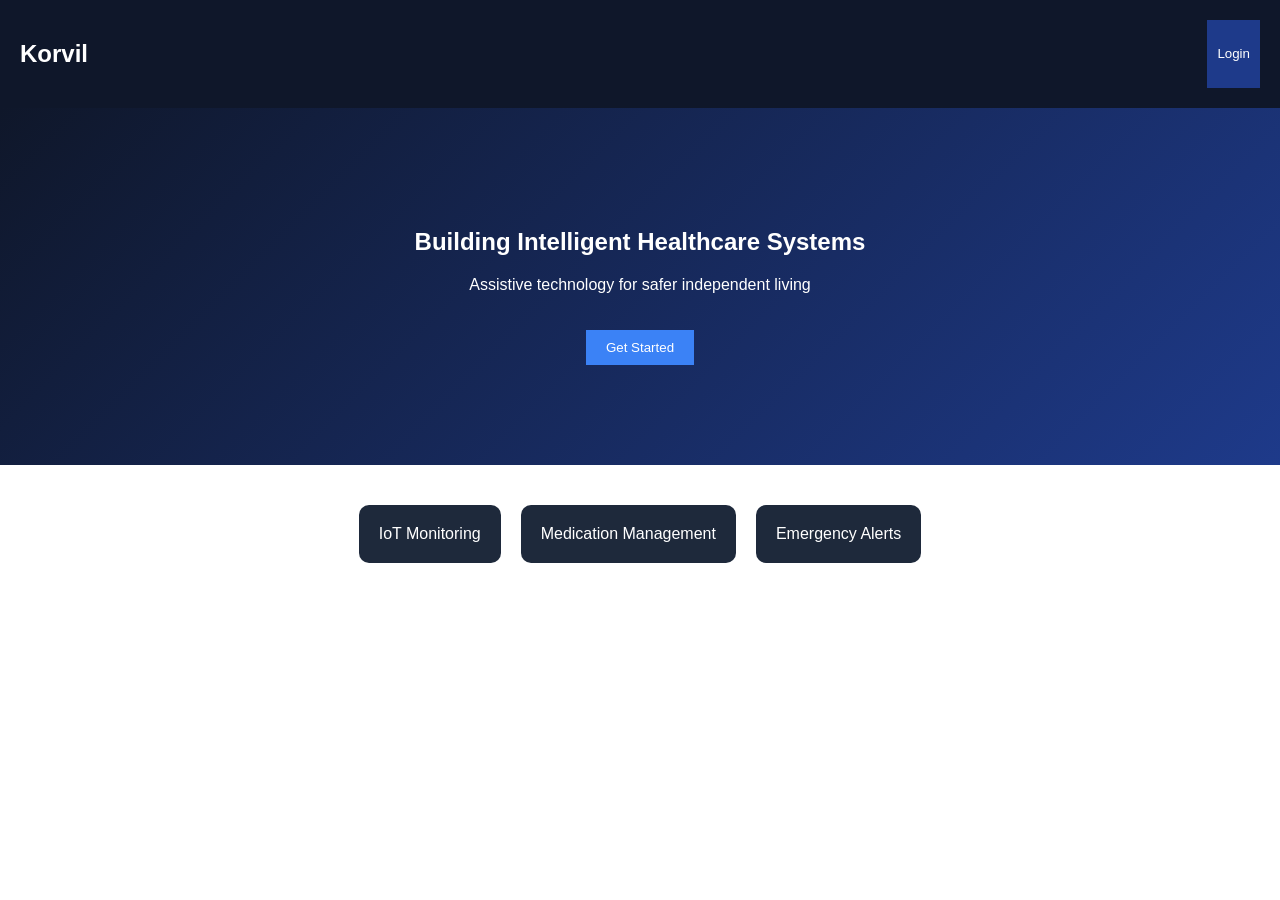
<file: index.html>
<!DOCTYPE html>
<html lang="en">
<head>
<meta charset="UTF-8">
<meta name="viewport" content="width=device-width, initial-scale=1.0">
<title>Korvil</title>
<link rel="stylesheet" href="style.css">
</head>

<body>

<header class="navbar">
  <h2>Korvil</h2>
  <button onclick="goLogin()">Login</button>
</header>

<section class="hero">
  <h1>Building Intelligent Healthcare Systems</h1>
  <p>Assistive technology for safer independent living</p>
  <button onclick="goLogin()">Get Started</button>
</section>

<section class="features">
  <div class="card">IoT Monitoring</div>
  <div class="card">Medication Management</div>
  <div class="card">Emergency Alerts</div>
</section>

<script src="script.js"></script>
</body>
</html>
</file>
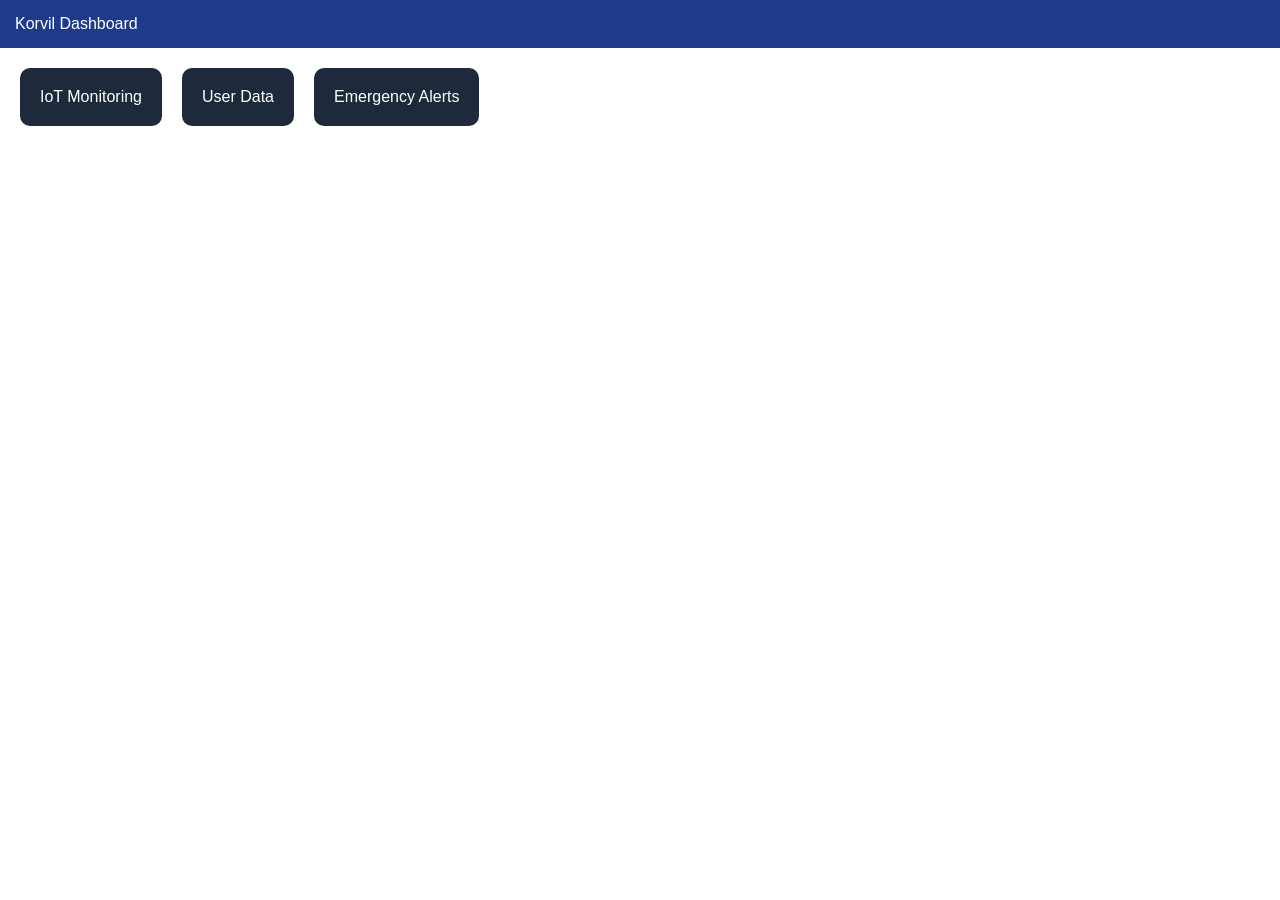
<file: dashboard.html>
<!DOCTYPE html>
<html>
<head>
<meta name="viewport" content="width=device-width, initial-scale=1.0">
<title>Dashboard</title>
<link rel="stylesheet" href="style.css">
</head>

<body>

<nav class="nav">Korvil Dashboard</nav>

<div class="cards">
  <div class="card">IoT Monitoring</div>
  <div class="card">User Data</div>
  <div class="card">Emergency Alerts</div>
</div>

</body>
</html>
</file>
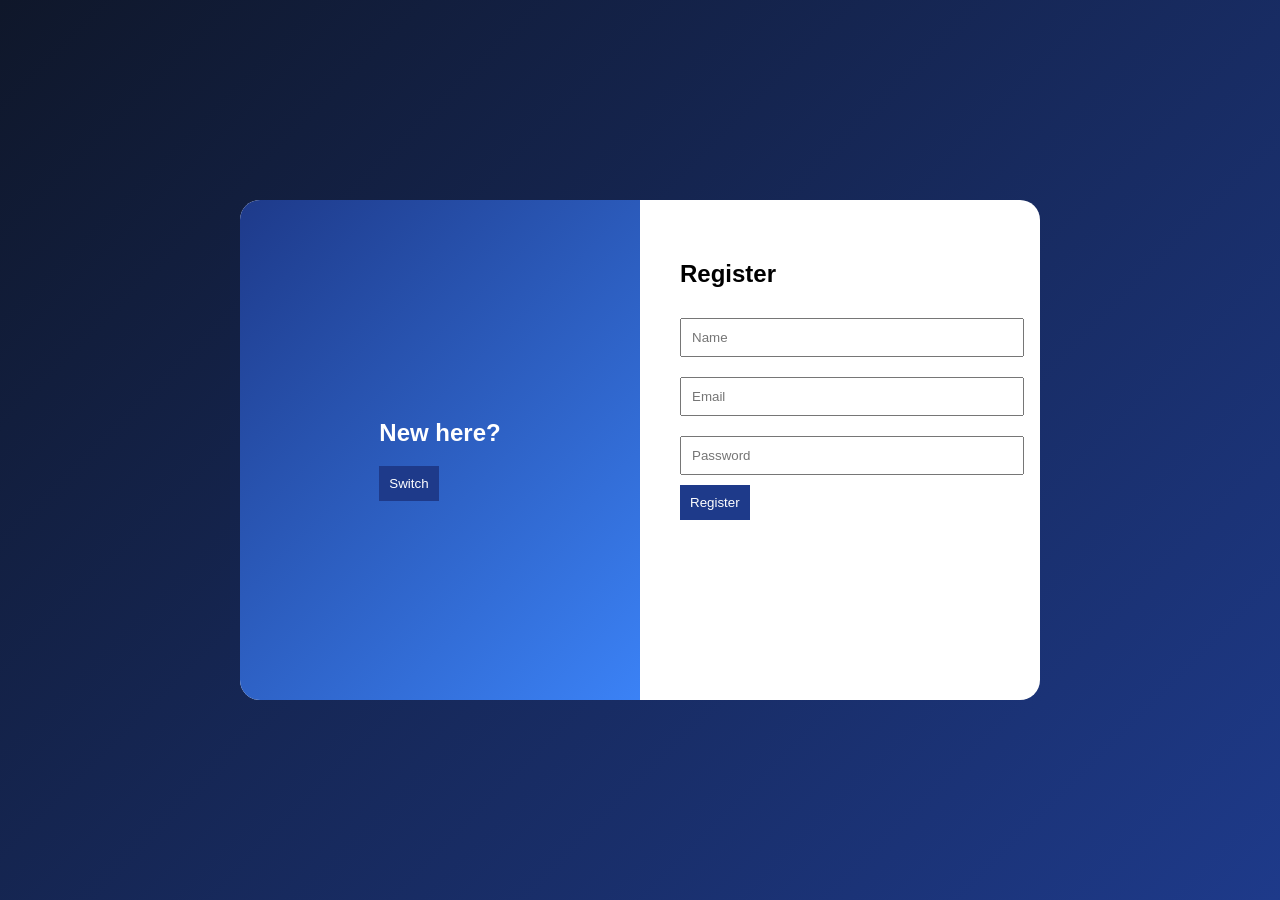
<file: login.html>
<!DOCTYPE html>
<html>
<head>
<meta name="viewport" content="width=device-width, initial-scale=1.0">
<title>Login</title>
<link rel="stylesheet" href="style.css">
</head>

<body class="auth-body">

<div class="container" id="container">

  <!-- Login -->
  <div class="form login">
    <h2>Login</h2>
    <input type="email" placeholder="Email">
    <input type="password" placeholder="Password">
    <button onclick="goDashboard()">Login</button>
  </div>

  <!-- Register -->
  <div class="form register">
    <h2>Register</h2>
    <input type="text" placeholder="Name">
    <input type="email" placeholder="Email">
    <input type="password" placeholder="Password">
    <button>Register</button>
  </div>

  <!-- Overlay -->
  <div class="overlay">
    <div>
      <h2 id="text">New here?</h2>
      <button onclick="toggle()">Switch</button>
    </div>
  </div>

</div>

<script src="script.js"></script>
</body>
</html>
</file>
<file: style.css>
body {
  margin: 0;
  font-family: Arial;
}

/* NAVBAR */
.navbar {
  display: flex;
  justify-content: space-between;
  padding: 20px;
  background: #0f172a;
  color: white;
}

/* HERO */
.hero {
  text-align: center;
  padding: 100px;
  background: linear-gradient(135deg, #0f172a, #1e3a8a);
  color: white;
}

.hero button {
  padding: 10px 20px;
  margin-top: 20px;
  background: #3b82f6;
  border: none;
  color: white;
  cursor: pointer;
}

/* FEATURES */
.features {
  display: flex;
  justify-content: center;
  gap: 20px;
  padding: 40px;
}

.card {
  padding: 20px;
  background: #1e293b;
  color: white;
  border-radius: 10px;
  transition: 0.3s;
}

.card:hover {
  transform: translateY(-10px);
}

/* AUTH PAGE */
.auth-body {
  background: linear-gradient(135deg, #0f172a, #1e3a8a);
  display: flex;
  justify-content: center;
  align-items: center;
  height: 100vh;
}

/* CONTAINER */
.container {
  width: 800px;
  height: 500px;
  background: white;
  border-radius: 20px;
  display: flex;
  overflow: hidden;
  position: relative;
}

.form {
  width: 50%;
  padding: 40px;
  transition: 0.5s;
}

input {
  width: 100%;
  padding: 10px;
  margin: 10px 0;
}

button {
  padding: 10px;
  background: #1e3a8a;
  color: white;
  border: none;
}

/* OVERLAY */
.overlay {
  position: absolute;
  width: 50%;
  height: 100%;
  background: linear-gradient(135deg, #1e3a8a, #3b82f6);
  color: white;
  display: flex;
  justify-content: center;
  align-items: center;
  transition: 0.5s;
}

.container.active .overlay {
  transform: translateX(100%);
}

.container.active .login {
  transform: translateX(100%);
}

.container.active .register {
  transform: translateX(-100%);
}

/* DASHBOARD */
.nav {
  background: #1e3a8a;
  padding: 15px;
  color: white;
}

.cards {
  display: flex;
  gap: 20px;
  padding: 20px;
}
</file>
